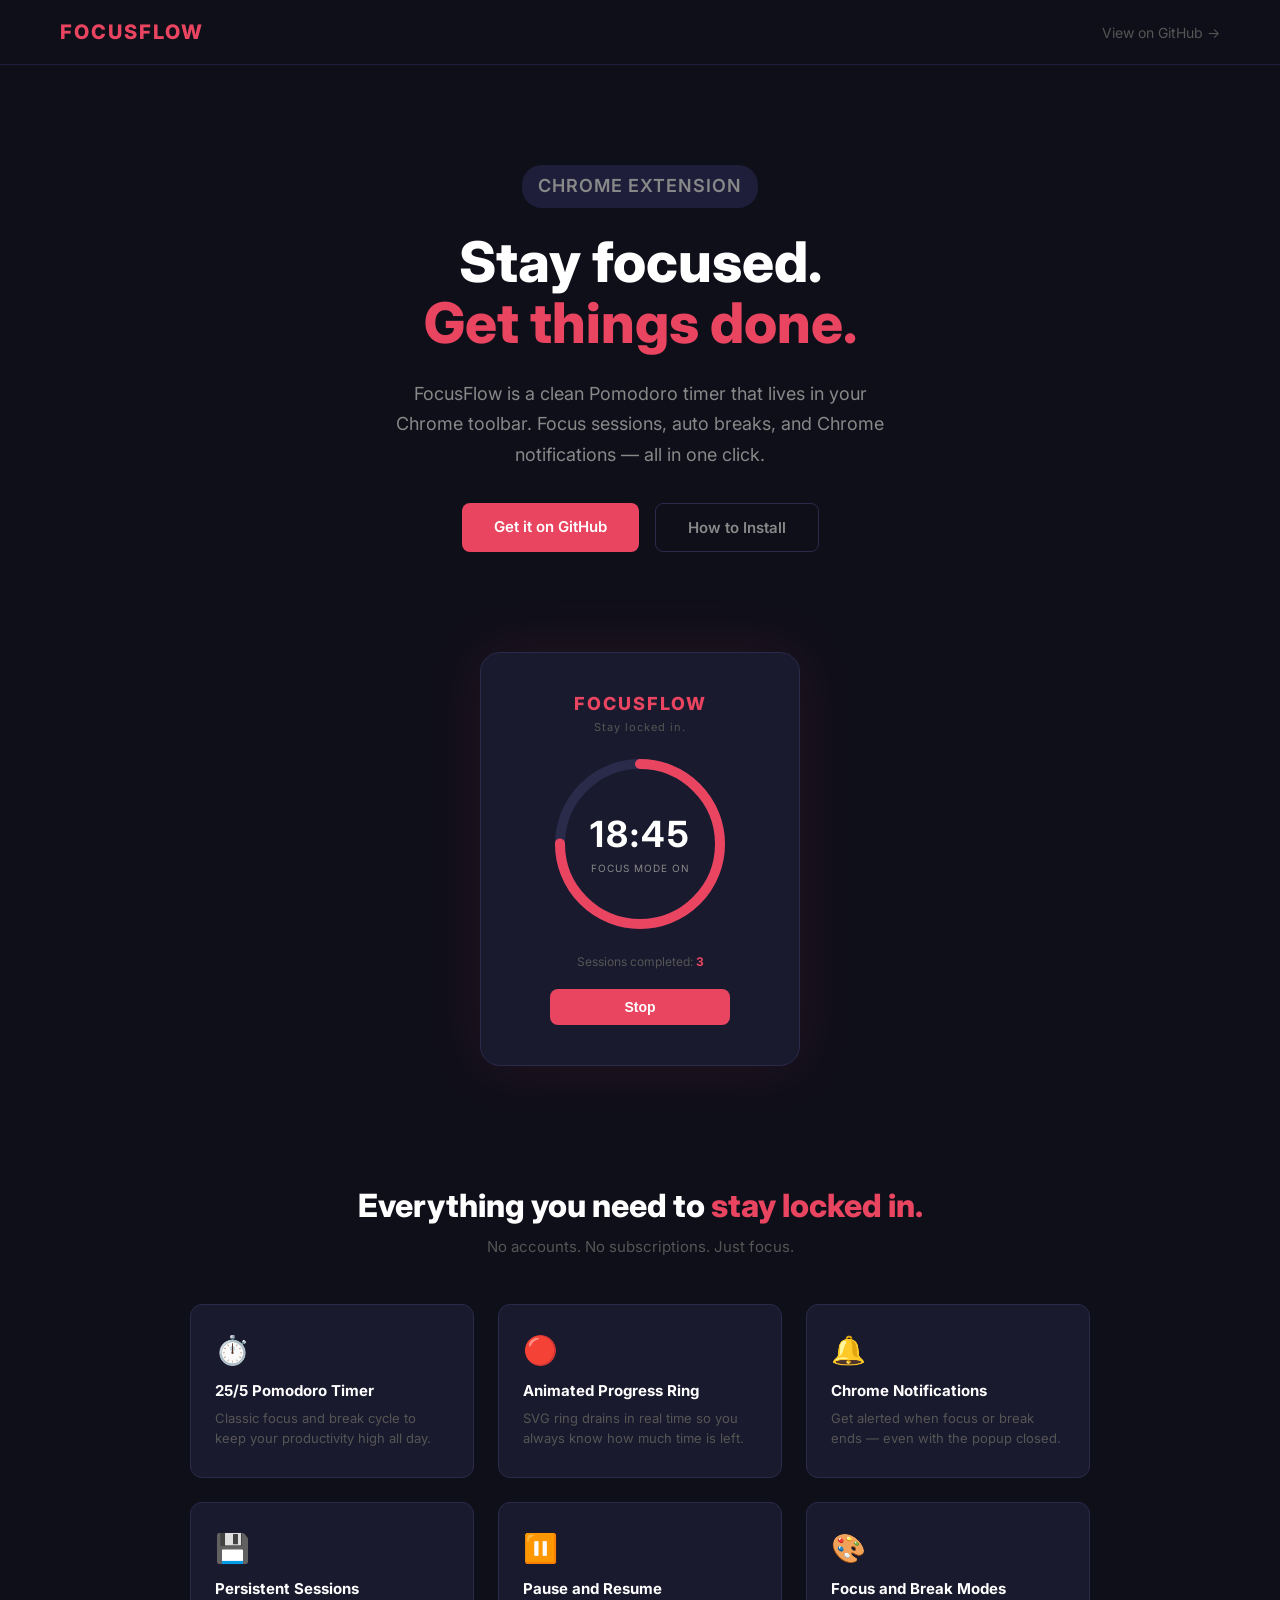
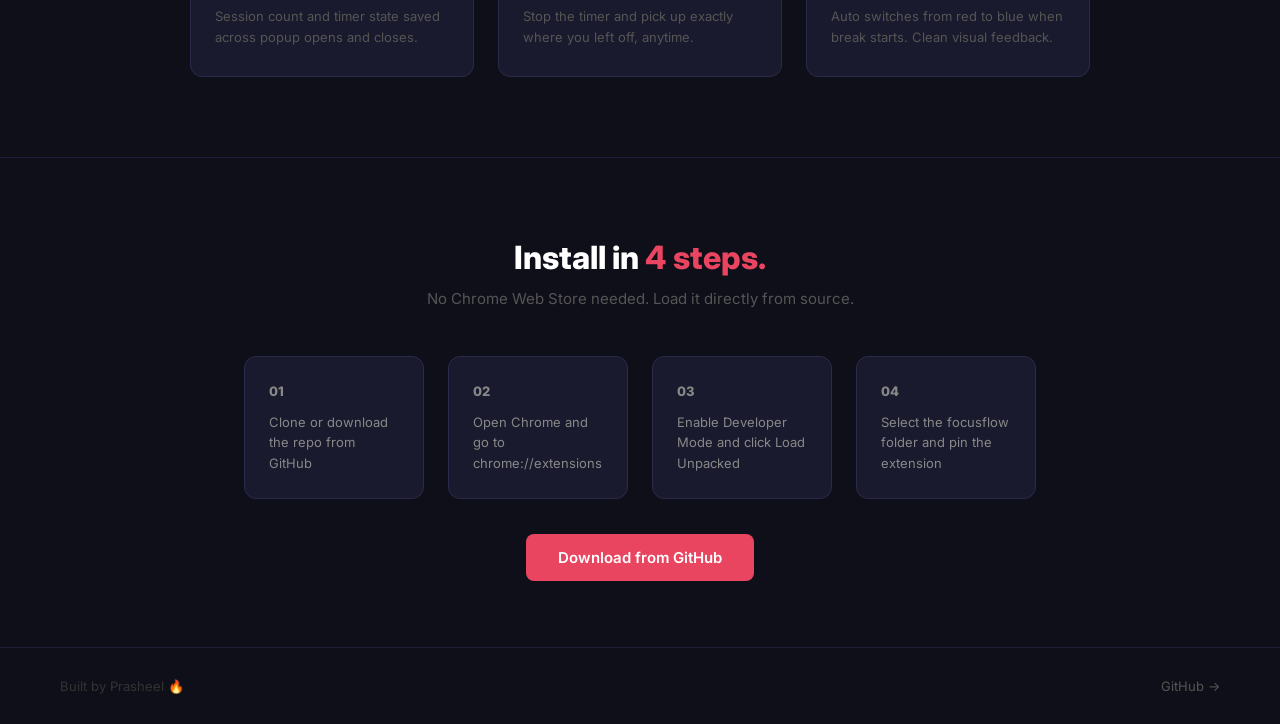
<file: docs/index.html>
<!DOCTYPE html>
<html lang="en">
<head>
    <meta charset="UTF-8">
    <meta name="viewport" content="width=device-width, initial-scale=1.0">
    <title>FocusFlow — Pomodoro Timer for Chrome</title>
    <link href="https://fonts.googleapis.com/css2?family=Inter:wght@400;600;700;800&display=swap" rel="stylesheet">
    <style>
        * {
            margin: 0;
            padding: 0;
            box-sizing: border-box;
        }

        body {
            background-color: #0f0f1a;
            color: #ffffff;
            font-family: 'Inter', sans-serif;
            min-height: 100vh;
        }

        /* ---- NAVBAR ---- */
        nav {
            display: flex;
            justify-content: space-between;
            align-items: center;
            padding: 20px 60px;
            border-bottom: 1px solid #1e1e3a;
        }

        .nav-logo {
            font-size: 20px;
            font-weight: 800;
            color: #e94560;
            letter-spacing: 2px;
            text-transform: uppercase;
        }

        .nav-link {
            color: #555;
            text-decoration: none;
            font-size: 14px;
            transition: color 0.2s;
        }

        .nav-link:hover {
            color: #e94560;
        }

        /* ---- HERO ---- */
        .hero {
            display: flex;
            flex-direction: column;
            align-items: center;
            justify-content: center;
            text-align: center;
            padding: 100px 20px 60px;
            gap: 24px;
        }

        .badge {
            background-color: #1e1e3a;
            color: #e94560;
            font-size: 12px;
            font-weight: 600;
            padding: 6px 16px;
            border-radius: 20px;
            letter-spacing: 1px;
            text-transform: uppercase;
        }

        .hero h1 {
            font-size: 56px;
            font-weight: 800;
            line-height: 1.1;
        }

        .hero h1 span {
            color: #e94560;
        }

        .hero p {
            font-size: 18px;
            color: #888;
            max-width: 500px;
            line-height: 1.7;
        }

        .hero-buttons {
            display: flex;
            gap: 16px;
            margin-top: 8px;
        }

        .btn-primary {
            background-color: #e94560;
            color: white;
            padding: 14px 32px;
            border-radius: 8px;
            font-size: 15px;
            font-weight: 600;
            text-decoration: none;
            transition: background-color 0.2s;
        }

        .btn-primary:hover {
            background-color: #c73652;
        }

        .btn-secondary {
            background-color: transparent;
            color: #888;
            padding: 14px 32px;
            border-radius: 8px;
            font-size: 15px;
            font-weight: 600;
            text-decoration: none;
            border: 1px solid #2a2a4a;
            transition: all 0.2s;
        }

        .btn-secondary:hover {
            border-color: #e94560;
            color: #e94560;
        }

        /* ---- PREVIEW ---- */
        .preview {
            display: flex;
            justify-content: center;
            padding: 40px 20px;
        }

        .preview-card {
            background: #1a1a2e;
            border: 1px solid #2a2a4a;
            border-radius: 20px;
            padding: 40px;
            display: flex;
            flex-direction: column;
            align-items: center;
            gap: 20px;
            width: 320px;
            box-shadow: 0 0 60px rgba(233, 69, 96, 0.1);
        }

        .preview-title {
            font-size: 18px;
            font-weight: 800;
            color: #e94560;
            letter-spacing: 2px;
            text-transform: uppercase;
        }

        .preview-tagline {
            font-size: 11px;
            color: #555;
            letter-spacing: 1px;
            margin-top: -14px;
        }

        .ring-preview {
            position: relative;
            width: 180px;
            height: 180px;
            display: flex;
            align-items: center;
            justify-content: center;
        }

        .ring-preview svg {
            position: absolute;
            top: 0;
            left: 0;
            transform: rotate(-90deg);
        }

        .ring-timer {
            position: absolute;
            text-align: center;
        }

        .ring-timer p {
            font-size: 36px;
            font-weight: 700;
            color: white;
            letter-spacing: 2px;
        }

        .ring-timer span {
            font-size: 10px;
            color: #888;
            letter-spacing: 1px;
            text-transform: uppercase;
        }

        .preview-sessions {
            font-size: 12px;
            color: #555;
        }

        .preview-sessions b {
            color: #e94560;
        }

        .preview-btn {
            width: 180px;
            padding: 10px 0;
            background-color: #e94560;
            color: white;
            border: none;
            border-radius: 8px;
            font-size: 14px;
            font-weight: 600;
            cursor: default;
        }

        /* ---- FEATURES ---- */
        .features {
            padding: 80px 60px;
            text-align: center;
        }

        .features h2 {
            font-size: 32px;
            font-weight: 800;
            margin-bottom: 12px;
        }

        .features h2 span {
            color: #e94560;
        }

        .features-sub {
            color: #555;
            font-size: 15px;
            margin-bottom: 48px;
        }

        .features-grid {
            display: grid;
            grid-template-columns: repeat(auto-fit, minmax(220px, 1fr));
            gap: 24px;
            max-width: 900px;
            margin: 0 auto;
        }

        .feature-card {
            background: #1a1a2e;
            border: 1px solid #2a2a4a;
            border-radius: 12px;
            padding: 28px 24px;
            text-align: left;
            transition: border-color 0.2s;
        }

        .feature-card:hover {
            border-color: #e94560;
        }

        .feature-icon {
            font-size: 28px;
            margin-bottom: 14px;
        }

        .feature-card h3 {
            font-size: 15px;
            font-weight: 700;
            margin-bottom: 8px;
        }

        .feature-card p {
            font-size: 13px;
            color: #555;
            line-height: 1.6;
        }

        /* ---- INSTALL ---- */
        .install {
            padding: 80px 60px;
            text-align: center;
            border-top: 1px solid #1e1e3a;
        }

        .install h2 {
            font-size: 32px;
            font-weight: 800;
            margin-bottom: 12px;
        }

        .install h2 span {
            color: #e94560;
        }

        .install-sub {
            color: #555;
            font-size: 15px;
            margin-bottom: 48px;
        }

        .steps {
            display: flex;
            justify-content: center;
            gap: 24px;
            flex-wrap: wrap;
            max-width: 800px;
            margin: 0 auto 48px;
        }

        .step {
            background: #1a1a2e;
            border: 1px solid #2a2a4a;
            border-radius: 12px;
            padding: 24px;
            width: 180px;
            text-align: left;
        }

        .step-num {
            font-size: 28px;
            font-weight: 800;
            color: #e94560;
            margin-bottom: 10px;
        }

        .step p {
            font-size: 13px;
            color: #888;
            line-height: 1.6;
        }

        /* ---- FOOTER ---- */
        footer {
            border-top: 1px solid #1e1e3a;
            padding: 30px 60px;
            display: flex;
            justify-content: space-between;
            align-items: center;
        }

        footer p {
            font-size: 13px;
            color: #333;
        }

        footer a {
            font-size: 13px;
            color: #555;
            text-decoration: none;
            transition: color 0.2s;
        }

        footer a:hover {
            color: #e94560;
        }
    </style>
</head>
<body>

    <!-- NAVBAR -->
    <nav>
        <p class="nav-logo">FocusFlow</p>
        <a class="nav-link" href="https://github.com/piyushsingh00bkp-ui/Focus-Flow" target="_blank">View on GitHub →</a>
    </nav>

    <!-- HERO -->
    <section class="hero">
        <p class="badge">Chrome Extension</p>
        <h1>Stay focused.<br><span>Get things done.</span></h1>
        <p>FocusFlow is a clean Pomodoro timer that lives in your Chrome toolbar. Focus sessions, auto breaks, and Chrome notifications — all in one click.</p>
        <div class="hero-buttons">
            <a class="btn-primary" href="https://github.com/piyushsingh00bkp-ui/Focus-Flow" target="_blank">Get it on GitHub</a>
            <a class="btn-secondary" href="#install">How to Install</a>
        </div>
    </section>

    <!-- PREVIEW -->
    <section class="preview">
        <div class="preview-card">
            <p class="preview-title">FocusFlow</p>
            <p class="preview-tagline">Stay locked in.</p>
            <div class="ring-preview">
                <svg width="180" height="180">
                    <circle cx="90" cy="90" r="80" fill="none" stroke="#2a2a4a" stroke-width="10"/>
                    <circle cx="90" cy="90" r="80" fill="none" stroke="#e94560" stroke-width="10"
                        stroke-linecap="round"
                        stroke-dasharray="502"
                        stroke-dashoffset="125"/>
                </svg>
                <div class="ring-timer">
                    <p>18:45</p>
                    <span>Focus Mode On</span>
                </div>
            </div>
            <p class="preview-sessions">Sessions completed: <b>3</b></p>
            <button class="preview-btn">Stop</button>
        </div>
    </section>

    <!-- FEATURES -->
    <section class="features">
        <h2>Everything you need to <span>stay locked in.</span></h2>
        <p class="features-sub">No accounts. No subscriptions. Just focus.</p>
        <div class="features-grid">
            <div class="feature-card">
                <div class="feature-icon">⏱️</div>
                <h3>25/5 Pomodoro Timer</h3>
                <p>Classic focus and break cycle to keep your productivity high all day.</p>
            </div>
            <div class="feature-card">
                <div class="feature-icon">🔴</div>
                <h3>Animated Progress Ring</h3>
                <p>SVG ring drains in real time so you always know how much time is left.</p>
            </div>
            <div class="feature-card">
                <div class="feature-icon">🔔</div>
                <h3>Chrome Notifications</h3>
                <p>Get alerted when focus or break ends — even with the popup closed.</p>
            </div>
            <div class="feature-card">
                <div class="feature-icon">💾</div>
                <h3>Persistent Sessions</h3>
                <p>Session count and timer state saved across popup opens and closes.</p>
            </div>
            <div class="feature-card">
                <div class="feature-icon">⏸️</div>
                <h3>Pause and Resume</h3>
                <p>Stop the timer and pick up exactly where you left off, anytime.</p>
            </div>
            <div class="feature-card">
                <div class="feature-icon">🎨</div>
                <h3>Focus and Break Modes</h3>
                <p>Auto switches from red to blue when break starts. Clean visual feedback.</p>
            </div>
        </div>
    </section>

    <!-- INSTALL -->
    <section class="install" id="install">
        <h2>Install in <span>4 steps.</span></h2>
        <p class="install-sub">No Chrome Web Store needed. Load it directly from source.</p>
        <div class="steps">
            <div class="step">
                <p class="step-num">01</p>
                <p>Clone or download the repo from GitHub</p>
            </div>
            <div class="step">
                <p class="step-num">02</p>
                <p>Open Chrome and go to chrome://extensions</p>
            </div>
            <div class="step">
                <p class="step-num">03</p>
                <p>Enable Developer Mode and click Load Unpacked</p>
            </div>
            <div class="step">
                <p class="step-num">04</p>
                <p>Select the focusflow folder and pin the extension</p>
            </div>
        </div>
        <a class="btn-primary" href="https://github.com/piyushsingh00bkp-ui/Focus-Flow" target="_blank">Download from GitHub</a>
    </section>

    <!-- FOOTER -->
    <footer>
        <p>Built by Prasheel 🔥</p>
        <a href="https://github.com/piyushsingh00bkp-ui/Focus-Flow" target="_blank">GitHub →</a>
    </footer>

</body>
</html>
</file>
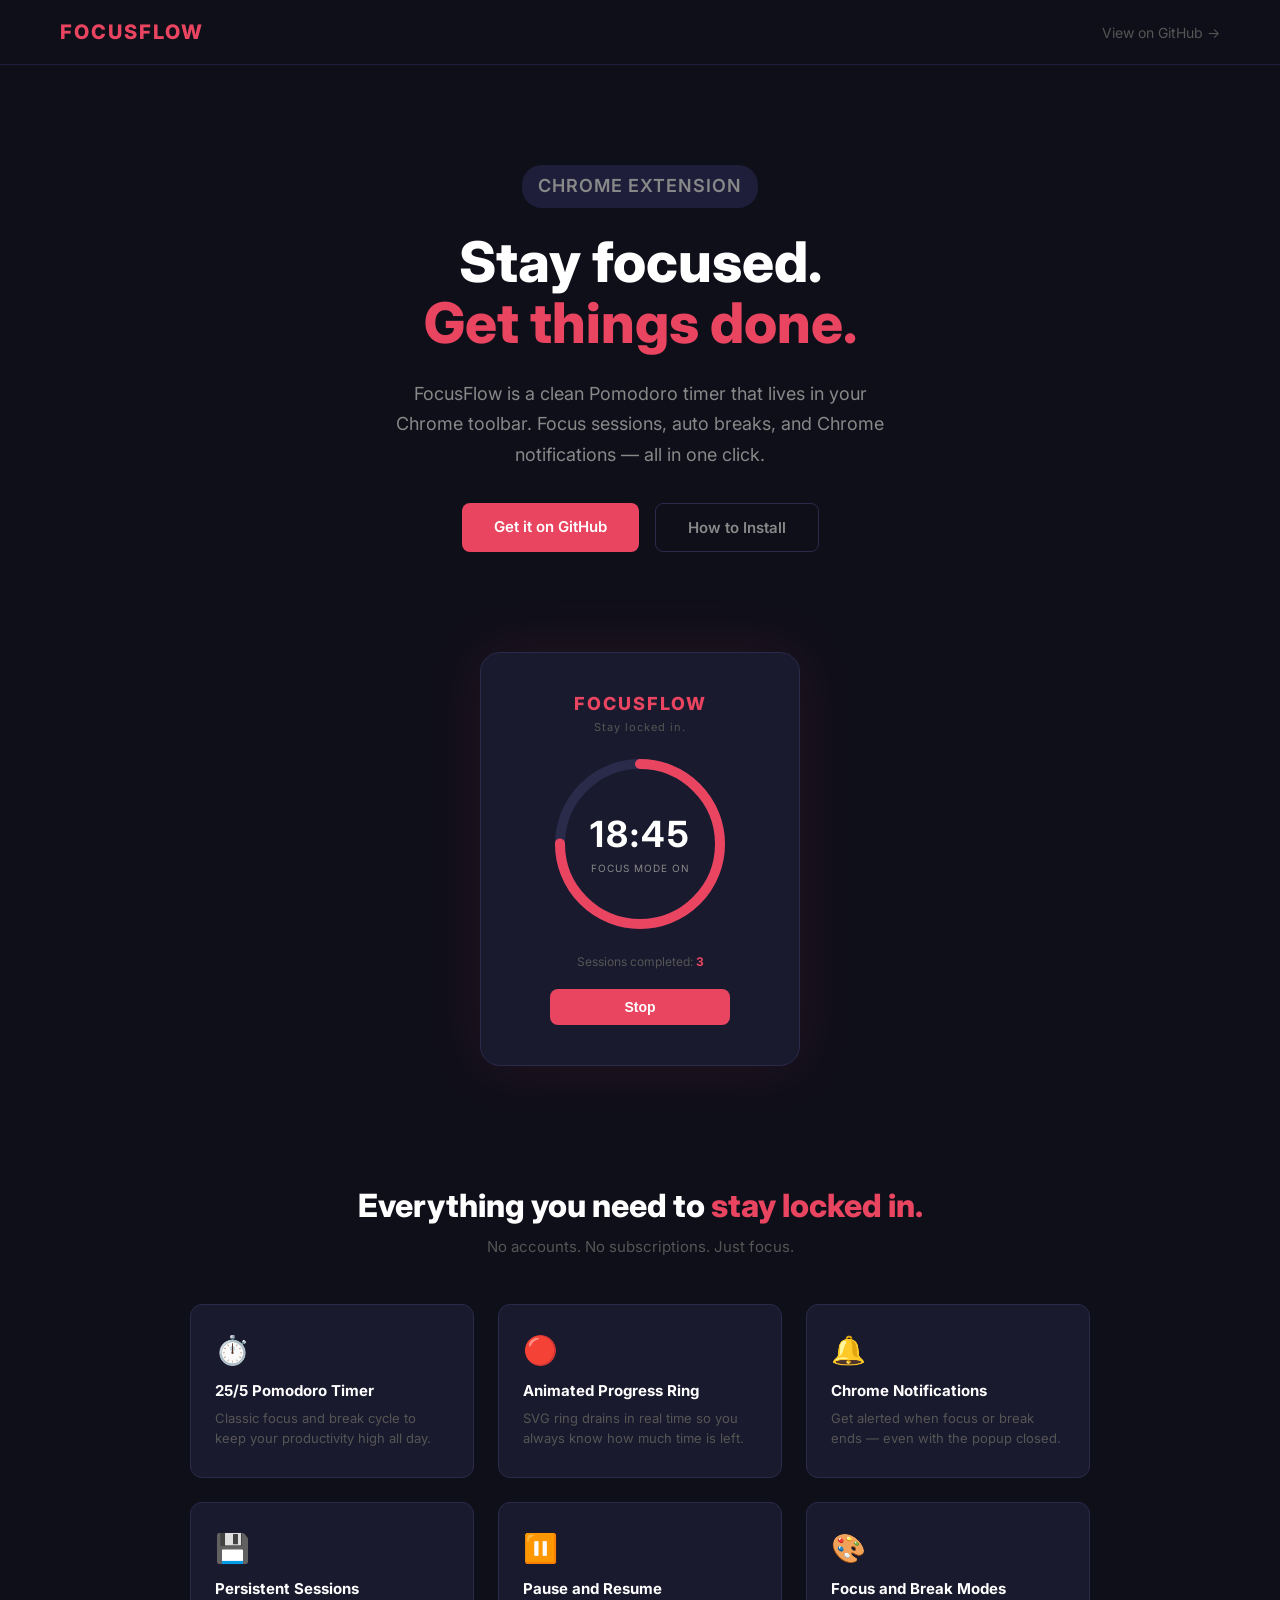
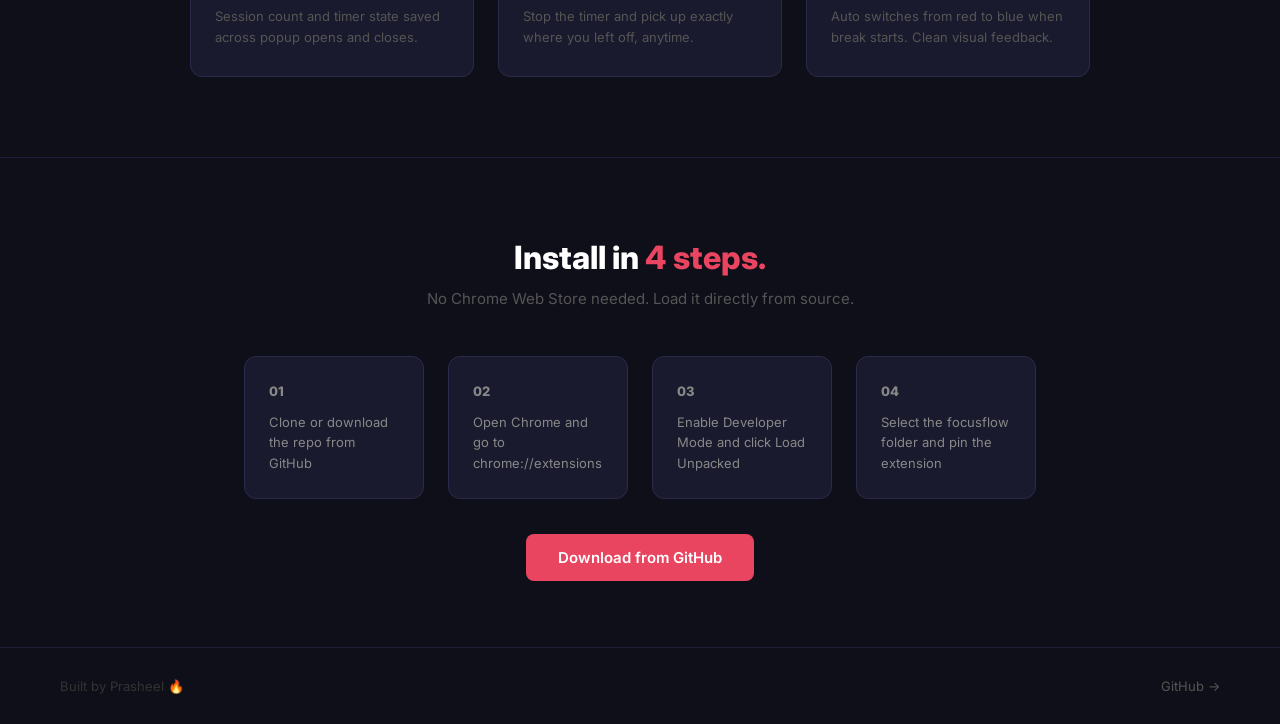
<file: landing/index.html>
<!DOCTYPE html>
<html lang="en">
<head>
    <meta charset="UTF-8">
    <meta name="viewport" content="width=device-width, initial-scale=1.0">
    <title>FocusFlow — Pomodoro Timer for Chrome</title>
    <link href="https://fonts.googleapis.com/css2?family=Inter:wght@400;600;700;800&display=swap" rel="stylesheet">
    <style>
        * {
            margin: 0;
            padding: 0;
            box-sizing: border-box;
        }

        body {
            background-color: #0f0f1a;
            color: #ffffff;
            font-family: 'Inter', sans-serif;
            min-height: 100vh;
        }

        /* ---- NAVBAR ---- */
        nav {
            display: flex;
            justify-content: space-between;
            align-items: center;
            padding: 20px 60px;
            border-bottom: 1px solid #1e1e3a;
        }

        .nav-logo {
            font-size: 20px;
            font-weight: 800;
            color: #e94560;
            letter-spacing: 2px;
            text-transform: uppercase;
        }

        .nav-link {
            color: #555;
            text-decoration: none;
            font-size: 14px;
            transition: color 0.2s;
        }

        .nav-link:hover {
            color: #e94560;
        }

        /* ---- HERO ---- */
        .hero {
            display: flex;
            flex-direction: column;
            align-items: center;
            justify-content: center;
            text-align: center;
            padding: 100px 20px 60px;
            gap: 24px;
        }

        .badge {
            background-color: #1e1e3a;
            color: #e94560;
            font-size: 12px;
            font-weight: 600;
            padding: 6px 16px;
            border-radius: 20px;
            letter-spacing: 1px;
            text-transform: uppercase;
        }

        .hero h1 {
            font-size: 56px;
            font-weight: 800;
            line-height: 1.1;
        }

        .hero h1 span {
            color: #e94560;
        }

        .hero p {
            font-size: 18px;
            color: #888;
            max-width: 500px;
            line-height: 1.7;
        }

        .hero-buttons {
            display: flex;
            gap: 16px;
            margin-top: 8px;
        }

        .btn-primary {
            background-color: #e94560;
            color: white;
            padding: 14px 32px;
            border-radius: 8px;
            font-size: 15px;
            font-weight: 600;
            text-decoration: none;
            transition: background-color 0.2s;
        }

        .btn-primary:hover {
            background-color: #c73652;
        }

        .btn-secondary {
            background-color: transparent;
            color: #888;
            padding: 14px 32px;
            border-radius: 8px;
            font-size: 15px;
            font-weight: 600;
            text-decoration: none;
            border: 1px solid #2a2a4a;
            transition: all 0.2s;
        }

        .btn-secondary:hover {
            border-color: #e94560;
            color: #e94560;
        }

        /* ---- PREVIEW ---- */
        .preview {
            display: flex;
            justify-content: center;
            padding: 40px 20px;
        }

        .preview-card {
            background: #1a1a2e;
            border: 1px solid #2a2a4a;
            border-radius: 20px;
            padding: 40px;
            display: flex;
            flex-direction: column;
            align-items: center;
            gap: 20px;
            width: 320px;
            box-shadow: 0 0 60px rgba(233, 69, 96, 0.1);
        }

        .preview-title {
            font-size: 18px;
            font-weight: 800;
            color: #e94560;
            letter-spacing: 2px;
            text-transform: uppercase;
        }

        .preview-tagline {
            font-size: 11px;
            color: #555;
            letter-spacing: 1px;
            margin-top: -14px;
        }

        .ring-preview {
            position: relative;
            width: 180px;
            height: 180px;
            display: flex;
            align-items: center;
            justify-content: center;
        }

        .ring-preview svg {
            position: absolute;
            top: 0;
            left: 0;
            transform: rotate(-90deg);
        }

        .ring-timer {
            position: absolute;
            text-align: center;
        }

        .ring-timer p {
            font-size: 36px;
            font-weight: 700;
            color: white;
            letter-spacing: 2px;
        }

        .ring-timer span {
            font-size: 10px;
            color: #888;
            letter-spacing: 1px;
            text-transform: uppercase;
        }

        .preview-sessions {
            font-size: 12px;
            color: #555;
        }

        .preview-sessions b {
            color: #e94560;
        }

        .preview-btn {
            width: 180px;
            padding: 10px 0;
            background-color: #e94560;
            color: white;
            border: none;
            border-radius: 8px;
            font-size: 14px;
            font-weight: 600;
            cursor: default;
        }

        /* ---- FEATURES ---- */
        .features {
            padding: 80px 60px;
            text-align: center;
        }

        .features h2 {
            font-size: 32px;
            font-weight: 800;
            margin-bottom: 12px;
        }

        .features h2 span {
            color: #e94560;
        }

        .features-sub {
            color: #555;
            font-size: 15px;
            margin-bottom: 48px;
        }

        .features-grid {
            display: grid;
            grid-template-columns: repeat(auto-fit, minmax(220px, 1fr));
            gap: 24px;
            max-width: 900px;
            margin: 0 auto;
        }

        .feature-card {
            background: #1a1a2e;
            border: 1px solid #2a2a4a;
            border-radius: 12px;
            padding: 28px 24px;
            text-align: left;
            transition: border-color 0.2s;
        }

        .feature-card:hover {
            border-color: #e94560;
        }

        .feature-icon {
            font-size: 28px;
            margin-bottom: 14px;
        }

        .feature-card h3 {
            font-size: 15px;
            font-weight: 700;
            margin-bottom: 8px;
        }

        .feature-card p {
            font-size: 13px;
            color: #555;
            line-height: 1.6;
        }

        /* ---- INSTALL ---- */
        .install {
            padding: 80px 60px;
            text-align: center;
            border-top: 1px solid #1e1e3a;
        }

        .install h2 {
            font-size: 32px;
            font-weight: 800;
            margin-bottom: 12px;
        }

        .install h2 span {
            color: #e94560;
        }

        .install-sub {
            color: #555;
            font-size: 15px;
            margin-bottom: 48px;
        }

        .steps {
            display: flex;
            justify-content: center;
            gap: 24px;
            flex-wrap: wrap;
            max-width: 800px;
            margin: 0 auto 48px;
        }

        .step {
            background: #1a1a2e;
            border: 1px solid #2a2a4a;
            border-radius: 12px;
            padding: 24px;
            width: 180px;
            text-align: left;
        }

        .step-num {
            font-size: 28px;
            font-weight: 800;
            color: #e94560;
            margin-bottom: 10px;
        }

        .step p {
            font-size: 13px;
            color: #888;
            line-height: 1.6;
        }

        /* ---- FOOTER ---- */
        footer {
            border-top: 1px solid #1e1e3a;
            padding: 30px 60px;
            display: flex;
            justify-content: space-between;
            align-items: center;
        }

        footer p {
            font-size: 13px;
            color: #333;
        }

        footer a {
            font-size: 13px;
            color: #555;
            text-decoration: none;
            transition: color 0.2s;
        }

        footer a:hover {
            color: #e94560;
        }
    </style>
</head>
<body>

    <!-- NAVBAR -->
    <nav>
        <p class="nav-logo">FocusFlow</p>
        <a class="nav-link" href="https://github.com/piyushsingh00bkp-ui/focusflow" target="_blank">View on GitHub →</a>
    </nav>

    <!-- HERO -->
    <section class="hero">
        <p class="badge">Chrome Extension</p>
        <h1>Stay focused.<br><span>Get things done.</span></h1>
        <p>FocusFlow is a clean Pomodoro timer that lives in your Chrome toolbar. Focus sessions, auto breaks, and Chrome notifications — all in one click.</p>
        <div class="hero-buttons">
            <a class="btn-primary" href="https://github.com/piyushsingh00bkp-ui/focusflow" target="_blank">Get it on GitHub</a>
            <a class="btn-secondary" href="#install">How to Install</a>
        </div>
    </section>

    <!-- PREVIEW -->
    <section class="preview">
        <div class="preview-card">
            <p class="preview-title">FocusFlow</p>
            <p class="preview-tagline">Stay locked in.</p>
            <div class="ring-preview">
                <svg width="180" height="180">
                    <circle cx="90" cy="90" r="80" fill="none" stroke="#2a2a4a" stroke-width="10"/>
                    <circle cx="90" cy="90" r="80" fill="none" stroke="#e94560" stroke-width="10"
                        stroke-linecap="round"
                        stroke-dasharray="502"
                        stroke-dashoffset="125"/>
                </svg>
                <div class="ring-timer">
                    <p>18:45</p>
                    <span>Focus Mode On</span>
                </div>
            </div>
            <p class="preview-sessions">Sessions completed: <b>3</b></p>
            <button class="preview-btn">Stop</button>
        </div>
    </section>

    <!-- FEATURES -->
    <section class="features">
        <h2>Everything you need to <span>stay locked in.</span></h2>
        <p class="features-sub">No accounts. No subscriptions. Just focus.</p>
        <div class="features-grid">
            <div class="feature-card">
                <div class="feature-icon">⏱️</div>
                <h3>25/5 Pomodoro Timer</h3>
                <p>Classic focus and break cycle to keep your productivity high all day.</p>
            </div>
            <div class="feature-card">
                <div class="feature-icon">🔴</div>
                <h3>Animated Progress Ring</h3>
                <p>SVG ring drains in real time so you always know how much time is left.</p>
            </div>
            <div class="feature-card">
                <div class="feature-icon">🔔</div>
                <h3>Chrome Notifications</h3>
                <p>Get alerted when focus or break ends — even with the popup closed.</p>
            </div>
            <div class="feature-card">
                <div class="feature-icon">💾</div>
                <h3>Persistent Sessions</h3>
                <p>Session count and timer state saved across popup opens and closes.</p>
            </div>
            <div class="feature-card">
                <div class="feature-icon">⏸️</div>
                <h3>Pause and Resume</h3>
                <p>Stop the timer and pick up exactly where you left off, anytime.</p>
            </div>
            <div class="feature-card">
                <div class="feature-icon">🎨</div>
                <h3>Focus and Break Modes</h3>
                <p>Auto switches from red to blue when break starts. Clean visual feedback.</p>
            </div>
        </div>
    </section>

    <!-- INSTALL -->
    <section class="install" id="install">
        <h2>Install in <span>4 steps.</span></h2>
        <p class="install-sub">No Chrome Web Store needed. Load it directly from source.</p>
        <div class="steps">
            <div class="step">
                <p class="step-num">01</p>
                <p>Clone or download the repo from GitHub</p>
            </div>
            <div class="step">
                <p class="step-num">02</p>
                <p>Open Chrome and go to chrome://extensions</p>
            </div>
            <div class="step">
                <p class="step-num">03</p>
                <p>Enable Developer Mode and click Load Unpacked</p>
            </div>
            <div class="step">
                <p class="step-num">04</p>
                <p>Select the focusflow folder and pin the extension</p>
            </div>
        </div>
        <a class="btn-primary" href="https://github.com/piyushsingh00bkp-ui/focusflow" target="_blank">Download from GitHub</a>
    </section>

    <!-- FOOTER -->
    <footer>
        <p>Built by Prasheel 🔥</p>
        <a href="https://github.com/piyushsingh00bkp-ui/focusflow" target="_blank">GitHub →</a>
    </footer>

</body>
</html>
</file>
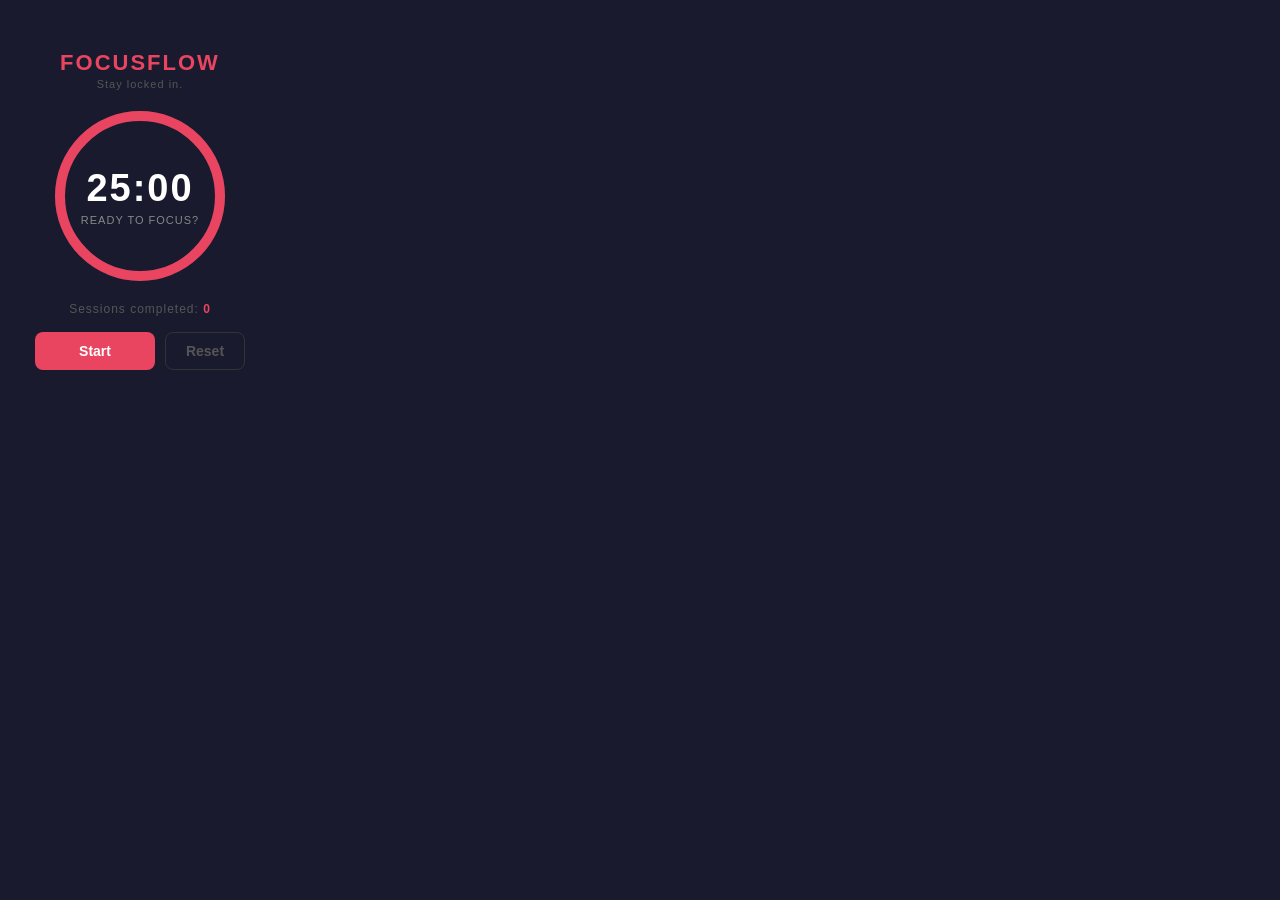
<file: popup.html>
<!DOCTYPE html>
<html lang="en">
<head>
    <meta charset="UTF-8">
    <meta name="viewport" content="width=device-width, initial-scale=1.0">
    <title>FocusFlow</title>
    <link rel="stylesheet" href="popup.css">
</head>
<body>

    <!-- App Header -->
    <div class="header">
        <h1 class="app-name">FocusFlow</h1>
        <p class="tagline">Stay locked in.</p>
    </div>

    <!-- Timer Section -->
    <div class="timer-container">
        <svg class="progress-ring" width="180" height="180">
            <circle class="progress-ring__track" cx="90" cy="90" r="80"/>
            <circle class="progress-ring__fill" cx="90" cy="90" r="80" id="progressRing"/>
        </svg>
        <div class="timer-text">
            <p id="timer">25:00</p>
            <p id="status">Ready to focus?</p>
        </div>
    </div>

    <!-- Session Count -->
    <p id="sessionCount">Sessions completed: <span id="sessionNum">0</span></p>

    <!-- Controls -->
    <div class="controls">
        <button id="btn">Start</button>
        <button id="resetBtn">Reset</button>
    </div>

    <script src="popup.js"></script>
</body>
</html>
</file>
<file: popup.css>
* {
    margin: 0;
    padding: 0;
    box-sizing: border-box;
}

body {
    width: 280px;
    height: 420px;
    background-color: #1a1a2e;
    display: flex;
    flex-direction: column;
    align-items: center;
    justify-content: center;
    gap: 16px;
    font-family: 'Segoe UI', sans-serif;
}

/* ---- HEADER ---- */
.header {
    text-align: center;
}

.app-name {
    font-size: 22px;
    font-weight: 700;
    color: #e94560;
    letter-spacing: 2px;
    text-transform: uppercase;
}

.tagline {
    font-size: 11px;
    color: #555;
    letter-spacing: 1px;
    margin-top: 2px;
}

/* ---- TIMER RING ---- */
.timer-container {
    position: relative;
    width: 180px;
    height: 180px;
    display: flex;
    align-items: center;
    justify-content: center;
}

.progress-ring {
    position: absolute;
    top: 0;
    left: 0;
    transform: rotate(-90deg);
}

.progress-ring__track {
    fill: none;
    stroke: #2a2a4a;
    stroke-width: 10;
}

.progress-ring__fill {
    fill: none;
    stroke: #e94560;
    stroke-width: 10;
    stroke-linecap: round;
    stroke-dasharray: 502;
    stroke-dashoffset: 0;
    transition: stroke-dashoffset 0.5s ease, stroke 0.5s ease;
}

/* ---- TIMER TEXT ---- */
.timer-text {
    position: absolute;
    text-align: center;
}

#timer {
    font-size: 38px;
    font-weight: 700;
    color: #ffffff;
    letter-spacing: 2px;
}

#status {
    font-size: 11px;
    color: #888;
    letter-spacing: 1px;
    text-transform: uppercase;
    margin-top: 4px;
}

/* ---- SESSIONS ---- */
#sessionCount {
    font-size: 12px;
    color: #555;
    letter-spacing: 1px;
}

#sessionNum {
    color: #e94560;
    font-weight: 700;
}

/* ---- CONTROLS ---- */
.controls {
    display: flex;
    gap: 10px;
}

#btn {
    width: 120px;
    padding: 10px 0;
    border: none;
    border-radius: 8px;
    background-color: #e94560;
    color: white;
    font-size: 14px;
    font-weight: 600;
    cursor: pointer;
    transition: background-color 0.2s ease;
}

#btn:hover {
    background-color: #c73652;
}

#resetBtn {
    width: 80px;
    padding: 10px 0;
    border: 1px solid #333;
    border-radius: 8px;
    background-color: transparent;
    color: #555;
    font-size: 14px;
    font-weight: 600;
    cursor: pointer;
    transition: all 0.2s ease;
}

#resetBtn:hover {
    border-color: #e94560;
    color: #e94560;
}

/* ---- MODE COLORS ---- */
body.break-mode .progress-ring__fill {
    stroke: #4e9af1;
}

body.break-mode #btn {
    background-color: #4e9af1;
}

body.break-mode #btn:hover {
    background-color: #3a7fd4;
}
</file>
